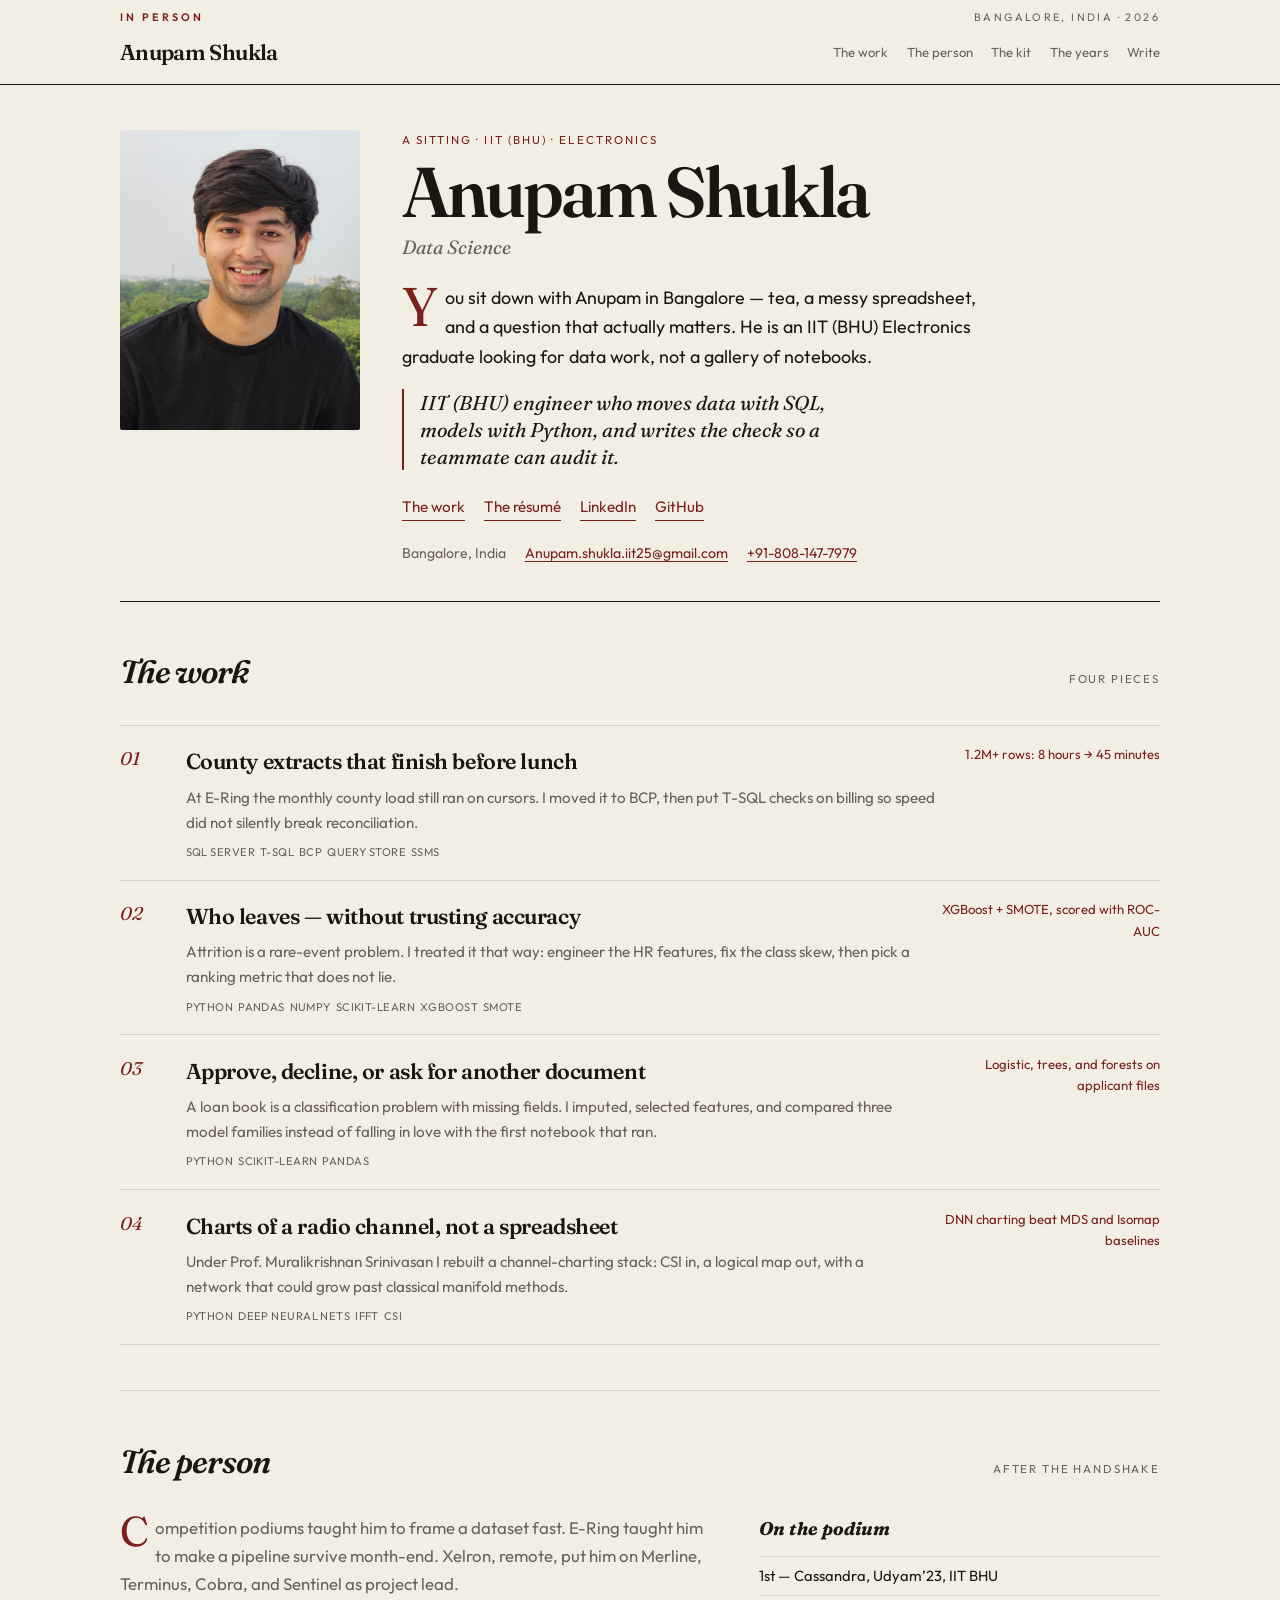
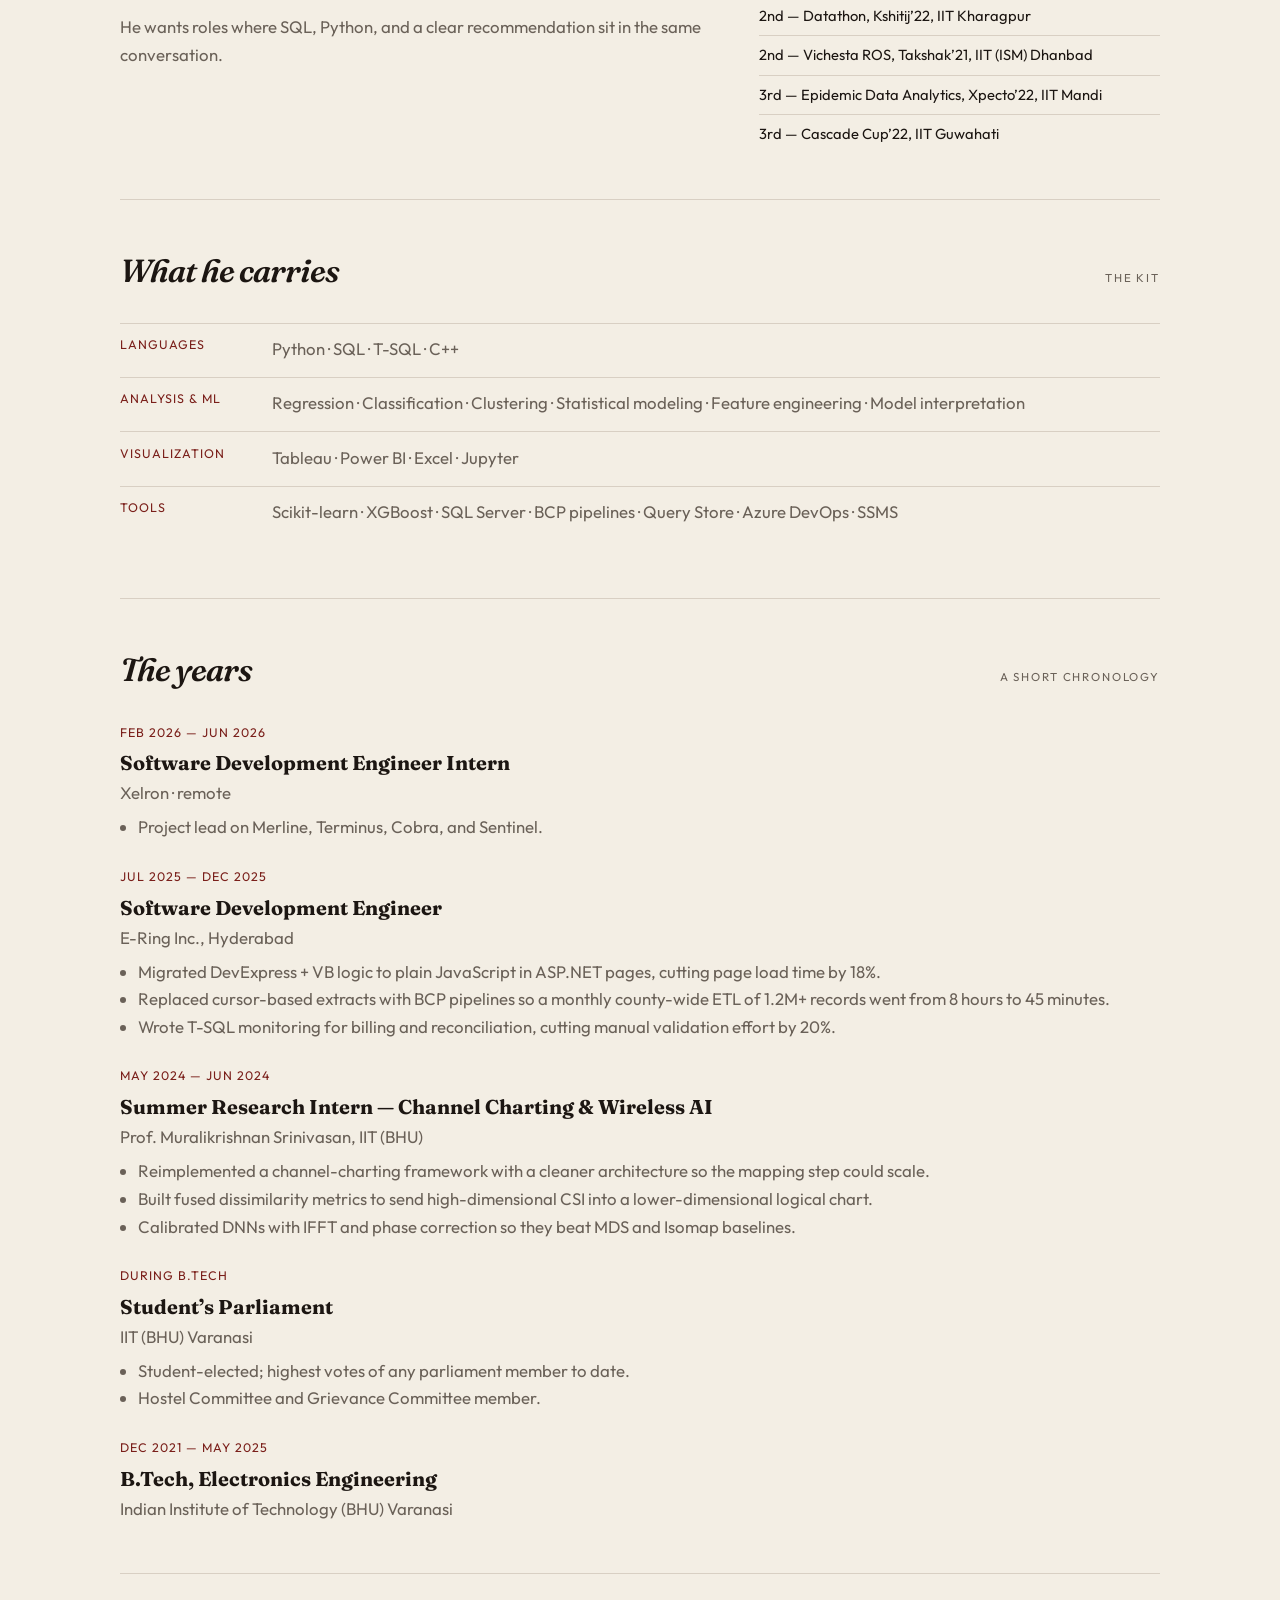
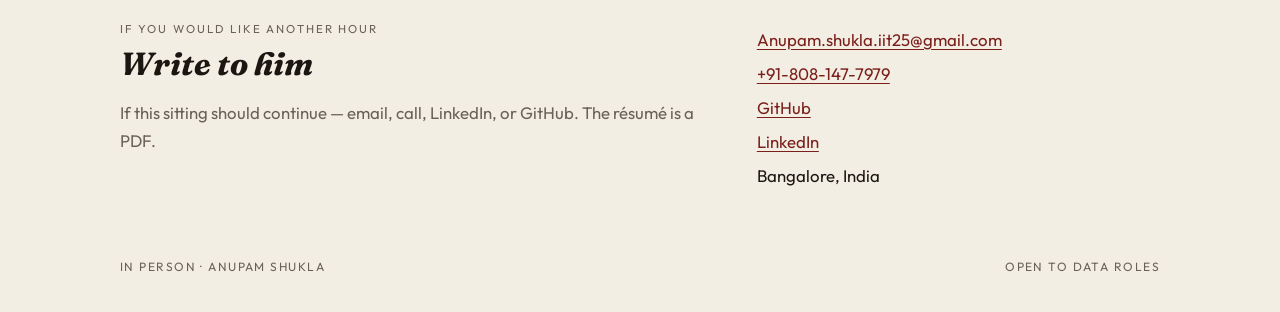
<file: index.html>
<!DOCTYPE html>
<html lang="en">
  <head>
    <meta charset="UTF-8" />
    <meta name="viewport" content="width=device-width, initial-scale=1" />
    <meta
      name="description"
      content="A sitting with Anupam Shukla — IIT (BHU) graduate, based in Bangalore. Data science."
    />
    <title>A sitting with Anupam Shukla</title>
    <link rel="preconnect" href="https://fonts.googleapis.com" />
    <link rel="preconnect" href="https://fonts.gstatic.com" crossorigin />
    <link
      href="https://fonts.googleapis.com/css2?family=Fraunces:ital,opsz,wght@0,9..144,500;0,9..144,600;0,9..144,700;1,9..144,500;1,9..144,600&family=IBM+Plex+Mono:wght@400;500&family=Outfit:wght@400;500;600&display=swap"
      rel="stylesheet"
    />
    <meta http-equiv="Cache-Control" content="no-cache, no-store, must-revalidate" />
    <link rel="stylesheet" href="css/styles.css?v=3" />
    <link
      rel="icon"
      href="data:image/svg+xml,%3Csvg xmlns='http://www.w3.org/2000/svg' viewBox='0 0 32 32'%3E%3Crect fill='%230a100e' width='32' height='32' rx='6'/%3E%3Cpath fill='%23d6ff3e' d='M8 22 V9 h2.4 l4.2 8.2 L18.8 9 H21 v13 h-2.4 v-8 l-4.2 7.4-4.2-7.4 V22z'/%3E%3C/svg%3E"
    />
  </head>
  <body data-page="home">
    <a class="skip" href="#main">Skip to content</a>
    <header id="site-header" class="site-header"></header>
    <main id="main">
      <section id="hero" data-query="hero"></section>
      <section id="work" data-query="work"></section>
      <section id="about" data-query="about"></section>
      <section id="skills" data-query="skills"></section>
      <section id="experience" data-query="experience"></section>
      <section id="contact" data-query="contact"></section>
    </main>
    <footer id="site-footer" class="site-footer"></footer>
    <script src="js/content.js?v=3"></script>
    <script src="js/main.js?v=3"></script>
  </body>
</html>
</file>
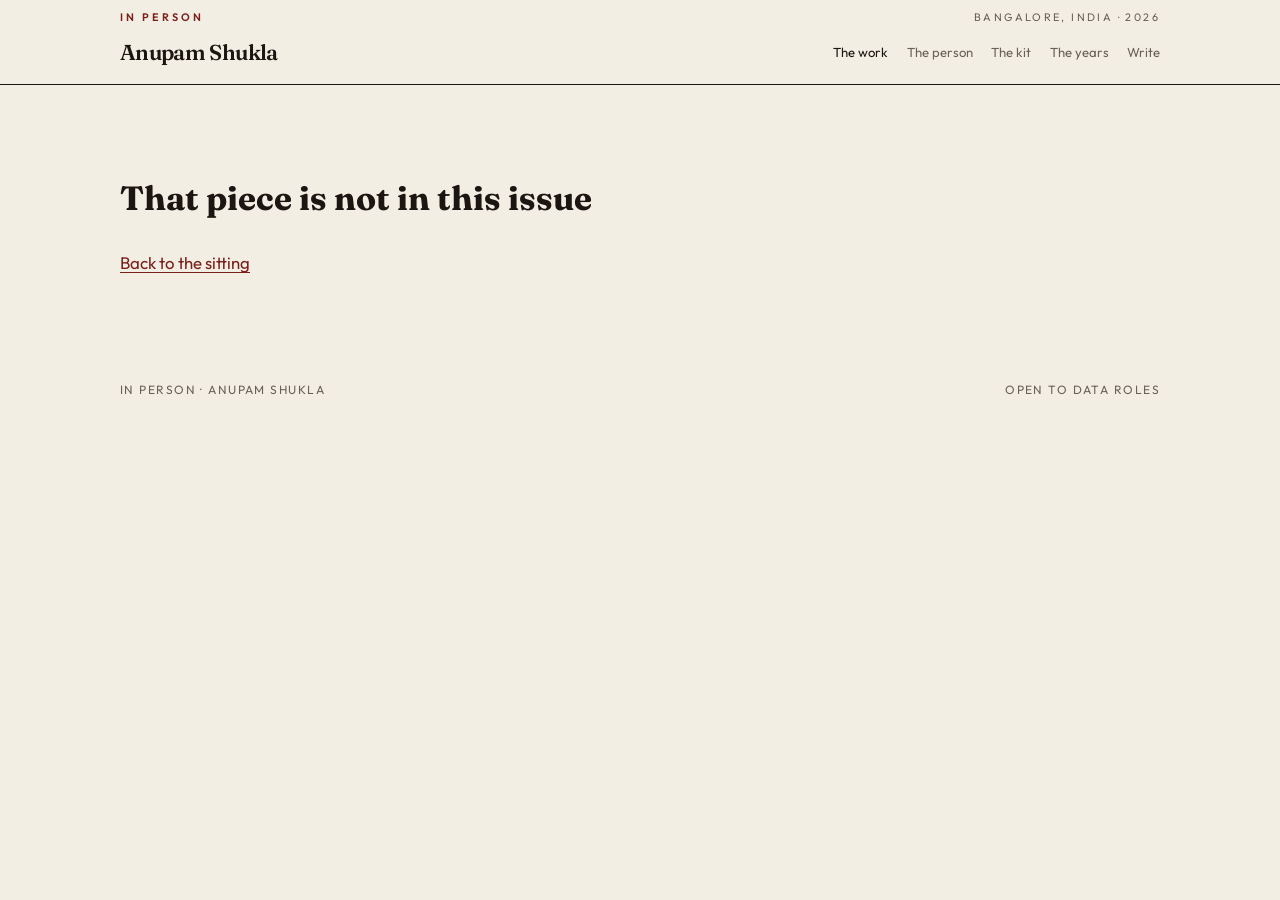
<file: project.html>
<!DOCTYPE html>
<html lang="en">
  <head>
    <meta charset="UTF-8" />
    <meta name="viewport" content="width=device-width, initial-scale=1" />
    <meta name="description" content="A sitting with Anupam Shukla — a piece of the work." />
    <title>The work — Anupam Shukla</title>
    <link rel="preconnect" href="https://fonts.googleapis.com" />
    <link rel="preconnect" href="https://fonts.gstatic.com" crossorigin />
    <link
      href="https://fonts.googleapis.com/css2?family=Fraunces:ital,opsz,wght@0,9..144,500;0,9..144,600;0,9..144,700;1,9..144,500;1,9..144,600&family=IBM+Plex+Mono:wght@400;500&family=Outfit:wght@400;500;600&display=swap"
      rel="stylesheet"
    />
    <meta http-equiv="Cache-Control" content="no-cache, no-store, must-revalidate" />
    <link rel="stylesheet" href="css/styles.css?v=3" />
    <link
      rel="icon"
      href="data:image/svg+xml,%3Csvg xmlns='http://www.w3.org/2000/svg' viewBox='0 0 32 32'%3E%3Crect fill='%230a100e' width='32' height='32' rx='6'/%3E%3Cpath fill='%23d6ff3e' d='M8 22 V9 h2.4 l4.2 8.2 L18.8 9 H21 v13 h-2.4 v-8 l-4.2 7.4-4.2-7.4 V22z'/%3E%3C/svg%3E"
    />
  </head>
  <body data-page="project">
    <a class="skip" href="#main">Skip to content</a>
    <header id="site-header" class="site-header"></header>
    <main id="main">
      <div id="case"></div>
    </main>
    <footer id="site-footer" class="site-footer"></footer>
    <script src="js/content.js?v=3"></script>
    <script src="js/main.js?v=3"></script>
  </body>
</html>
</file>
<file: css/styles.css>
:root {
  --paper: #f3eee4;
  --ink: #1c1612;
  --quiet: #6a6158;
  --rule: #d8cfc3;
  --ox: #7a1f1a;
  --ox-soft: #f0ddd6;
  --serif: "Fraunces", "Iowan Old Style", Georgia, serif;
  --sans: "Outfit", "Segoe UI", system-ui, sans-serif;
  --max: 1040px;
}

*,
*::before,
*::after {
  box-sizing: border-box;
}

html {
  scroll-behavior: smooth;
}

body {
  margin: 0;
  color: var(--ink);
  background: var(--paper);
  font-family: var(--sans);
  font-size: 1.05rem;
  line-height: 1.65;
}

a {
  color: var(--ox);
  text-underline-offset: 3px;
}

a:hover {
  color: var(--ink);
}

img,
svg {
  max-width: 100%;
}

.skip {
  position: absolute;
  left: 12px;
  top: -40px;
  background: var(--ink);
  color: var(--paper);
  padding: 0.4rem 0.7rem;
  z-index: 20;
}

.skip:focus {
  top: 12px;
}

.wrap {
  width: min(var(--max), calc(100% - 2.4rem));
  margin-inline: auto;
}

.site-header {
  position: sticky;
  top: 0;
  z-index: 10;
  background: rgba(243, 238, 228, 0.94);
  backdrop-filter: blur(8px);
  border-bottom: 1px solid var(--ink);
}

.masthead {
  display: flex;
  justify-content: space-between;
  align-items: baseline;
  padding: 0.55rem 0 0.15rem;
  font-size: 0.68rem;
  letter-spacing: 0.22em;
  text-transform: uppercase;
  color: var(--quiet);
}

.masthead strong {
  color: var(--ox);
  letter-spacing: 0.28em;
  font-weight: 600;
}

.header-inner {
  display: flex;
  align-items: center;
  justify-content: space-between;
  gap: 1rem;
  padding: 0.35rem 0 0.85rem;
}

.wordmark {
  font-family: var(--serif);
  font-size: 1.35rem;
  font-weight: 600;
  color: var(--ink);
  text-decoration: none;
  letter-spacing: -0.03em;
}

.wordmark:hover {
  color: var(--ox);
}

.nav {
  display: flex;
  flex-wrap: wrap;
  gap: 0.35rem 1.15rem;
  font-size: 0.82rem;
}

.nav a {
  color: var(--quiet);
  text-decoration: none;
}

.nav a:hover,
.nav a[aria-current="page"] {
  color: var(--ink);
}

.hero {
  padding: 2.8rem 0 2.2rem;
  border-bottom: 1px solid var(--ink);
}

.hero-grid {
  display: grid;
  grid-template-columns: 240px minmax(0, 1fr);
  gap: 2.6rem;
  align-items: start;
}

.portrait {
  margin: 0;
  width: 240px;
}

.portrait img {
  display: block;
  width: 240px;
  height: 300px;
  object-fit: cover;
  object-position: center 16%;
  border-radius: 2px;
}

.kicker {
  font-size: 0.72rem;
  letter-spacing: 0.18em;
  text-transform: uppercase;
  color: var(--ox);
  margin: 0 0 0.7rem;
}

.hero h1 {
  font-family: var(--serif);
  font-size: clamp(2.6rem, 6vw, 4.4rem);
  font-weight: 600;
  line-height: 0.92;
  letter-spacing: -0.04em;
  margin: 0 0 0.45rem;
}

.hero .title {
  font-style: italic;
  font-family: var(--serif);
  font-size: 1.2rem;
  color: var(--quiet);
  margin: 0 0 1.2rem;
}

.lede {
  font-size: 1.12rem;
  max-width: 38rem;
  margin: 0 0 1.1rem;
  color: var(--ink);
}

.lede::first-letter {
  font-family: var(--serif);
  font-size: 3.4rem;
  float: left;
  line-height: 0.8;
  padding: 0.12rem 0.45rem 0 0;
  color: var(--ox);
}

.pull {
  font-family: var(--serif);
  font-style: italic;
  font-size: 1.25rem;
  line-height: 1.35;
  max-width: 28rem;
  margin: 0 0 1.5rem;
  padding-left: 1rem;
  border-left: 2px solid var(--ox);
  color: var(--ink);
}

.actions {
  display: flex;
  flex-wrap: wrap;
  gap: 0.7rem 1.2rem;
  font-size: 0.95rem;
}

.actions a {
  text-decoration: none;
  border-bottom: 1px solid currentColor;
  padding-bottom: 0.08rem;
}

.meta-row {
  margin-top: 1.3rem;
  display: flex;
  flex-wrap: wrap;
  gap: 0.3rem 1.2rem;
  font-size: 0.88rem;
  color: var(--quiet);
}

.section {
  padding: 2.8rem 0;
  border-bottom: 1px solid var(--rule);
}

.section-head {
  display: flex;
  align-items: baseline;
  justify-content: space-between;
  gap: 1rem;
  margin-bottom: 1.6rem;
}

.section-head h2 {
  font-family: var(--serif);
  font-size: 2rem;
  font-weight: 600;
  font-style: italic;
  letter-spacing: -0.03em;
  margin: 0;
}

.section-num {
  font-size: 0.72rem;
  letter-spacing: 0.16em;
  text-transform: uppercase;
  color: var(--quiet);
}

.toc {
  display: grid;
  gap: 0;
}

.toc a {
  display: grid;
  grid-template-columns: 3rem 1fr auto;
  gap: 1.1rem;
  padding: 1.15rem 0;
  border-top: 1px solid var(--rule);
  text-decoration: none;
  color: inherit;
  align-items: start;
}

.toc a:last-child {
  border-bottom: 1px solid var(--rule);
}

.toc a:hover h3 {
  color: var(--ox);
}

.toc .idx {
  font-family: var(--serif);
  font-style: italic;
  font-size: 1.15rem;
  color: var(--ox);
}

.toc h3 {
  font-family: var(--serif);
  font-size: 1.35rem;
  font-weight: 600;
  margin: 0 0 0.3rem;
  letter-spacing: -0.02em;
}

.toc p {
  margin: 0;
  color: var(--quiet);
  font-size: 0.95rem;
}

.toc .hit {
  font-size: 0.82rem;
  color: var(--ox);
  max-width: 14rem;
  text-align: right;
}

.pills {
  display: flex;
  flex-wrap: wrap;
  gap: 0.3rem;
  margin-top: 0.5rem;
}

.pill {
  font-size: 0.7rem;
  letter-spacing: 0.04em;
  text-transform: uppercase;
  color: var(--quiet);
}

.about-grid {
  display: grid;
  grid-template-columns: 1.2fr 0.8fr;
  gap: 2.4rem;
}

.about-grid .col p {
  margin: 0 0 1rem;
  color: var(--quiet);
}

.about-grid .col p:first-child::first-letter {
  font-family: var(--serif);
  font-size: 2.6rem;
  float: left;
  line-height: 0.85;
  padding-right: 0.4rem;
  color: var(--ox);
}

.podium h3 {
  font-family: var(--serif);
  font-style: italic;
  font-size: 1.15rem;
  margin: 0 0 0.7rem;
}

.podium ol {
  margin: 0;
  padding: 0;
  list-style: none;
}

.podium li {
  padding: 0.45rem 0;
  border-top: 1px solid var(--rule);
  font-size: 0.92rem;
}

.kit {
  display: grid;
  gap: 0.2rem;
}

.kit-row {
  display: grid;
  grid-template-columns: 8.5rem 1fr;
  gap: 1rem;
  padding: 0.7rem 0;
  border-top: 1px solid var(--rule);
}

.kit-row dt {
  font-size: 0.78rem;
  letter-spacing: 0.08em;
  text-transform: uppercase;
  color: var(--ox);
}

.kit-row dd {
  margin: 0;
  color: var(--quiet);
}

.years {
  display: grid;
  gap: 1.6rem;
}

.job .when {
  font-size: 0.78rem;
  letter-spacing: 0.08em;
  text-transform: uppercase;
  color: var(--ox);
  margin-bottom: 0.2rem;
}

.job h3 {
  font-family: var(--serif);
  font-size: 1.25rem;
  margin: 0;
}

.job .org {
  color: var(--quiet);
  margin-bottom: 0.4rem;
}

.job ul {
  margin: 0;
  padding-left: 1.1rem;
  color: var(--quiet);
}

.letter {
  display: grid;
  grid-template-columns: 1.2fr 0.8fr;
  gap: 2rem;
}

.letter h2 {
  font-family: var(--serif);
  font-style: italic;
  font-size: 2rem;
  margin: 0 0 0.5rem;
}

.letter p {
  color: var(--quiet);
  margin: 0;
}

.links {
  display: flex;
  flex-direction: column;
  gap: 0.4rem;
  padding-top: 0.4rem;
}

.site-footer {
  padding: 1.4rem 0 2.2rem;
  font-size: 0.75rem;
  letter-spacing: 0.12em;
  text-transform: uppercase;
  color: var(--quiet);
}

.site-footer .wrap {
  display: flex;
  justify-content: space-between;
  gap: 1rem;
  flex-wrap: wrap;
}

.case-hero {
  padding: 2.6rem 0 1.2rem;
}

.case-hero h1 {
  font-family: var(--serif);
  font-size: clamp(2.1rem, 5vw, 3.4rem);
  line-height: 1.02;
  letter-spacing: -0.03em;
  margin: 0.2rem 0 0.8rem;
  max-width: 16ch;
}

.case-hero .standfirst {
  font-family: var(--serif);
  font-style: italic;
  font-size: 1.2rem;
  max-width: 38rem;
  color: var(--quiet);
}

.case-meta {
  display: flex;
  flex-wrap: wrap;
  gap: 0.5rem 1.2rem;
  margin: 1.1rem 0;
  font-size: 0.88rem;
  color: var(--quiet);
}

.case-meta .outcome {
  color: var(--ox);
}

.story {
  display: grid;
  gap: 1.4rem;
  padding: 0.4rem 0 2.6rem;
  max-width: 42rem;
}

.story h2 {
  font-family: var(--serif);
  font-style: italic;
  font-size: 1.35rem;
  margin: 0 0 0.4rem;
}

.story p,
.story li {
  color: var(--quiet);
}

.findings {
  display: grid;
  grid-template-columns: repeat(3, minmax(0, 1fr));
  gap: 1rem;
  max-width: 42rem;
  margin-bottom: 0.4rem;
}

.finding {
  border-top: 2px solid var(--ox);
  padding-top: 0.6rem;
}

.finding .stat {
  font-family: var(--serif);
  font-size: 1.45rem;
  display: block;
  margin-bottom: 0.2rem;
}

.finding span:last-child {
  font-size: 0.85rem;
  color: var(--quiet);
}

.chart-card h2 {
  font-family: var(--serif);
  font-style: italic;
  font-size: 1.2rem;
  margin: 0 0 0.7rem;
}

.chart svg {
  width: 100%;
  height: auto;
  overflow: visible;
}

.chart .axis {
  fill: var(--quiet);
  font-size: 11px;
  font-family: var(--sans);
}

.chart .grid {
  stroke: var(--rule);
  stroke-width: 1;
}

.legend {
  display: flex;
  gap: 1rem;
  font-size: 0.82rem;
  color: var(--quiet);
  margin: 0.3rem 0 0.7rem;
}

.legend i {
  display: inline-block;
  width: 10px;
  height: 10px;
  margin-right: 0.3rem;
}

.missing {
  padding: 4rem 0;
}

.missing h1 {
  font-family: var(--serif);
}

@media (max-width: 800px) {
  .hero-grid,
  .about-grid,
  .letter,
  .findings,
  .toc a,
  .kit-row {
    grid-template-columns: 1fr;
  }

  .toc .hit {
    text-align: left;
    max-width: none;
  }

  .portrait,
  .portrait img {
    width: 180px;
  }

  .portrait img {
    height: 230px;
  }
}

@media (max-width: 520px) {
  .header-inner {
    flex-direction: column;
    align-items: flex-start;
  }
}
</file>
